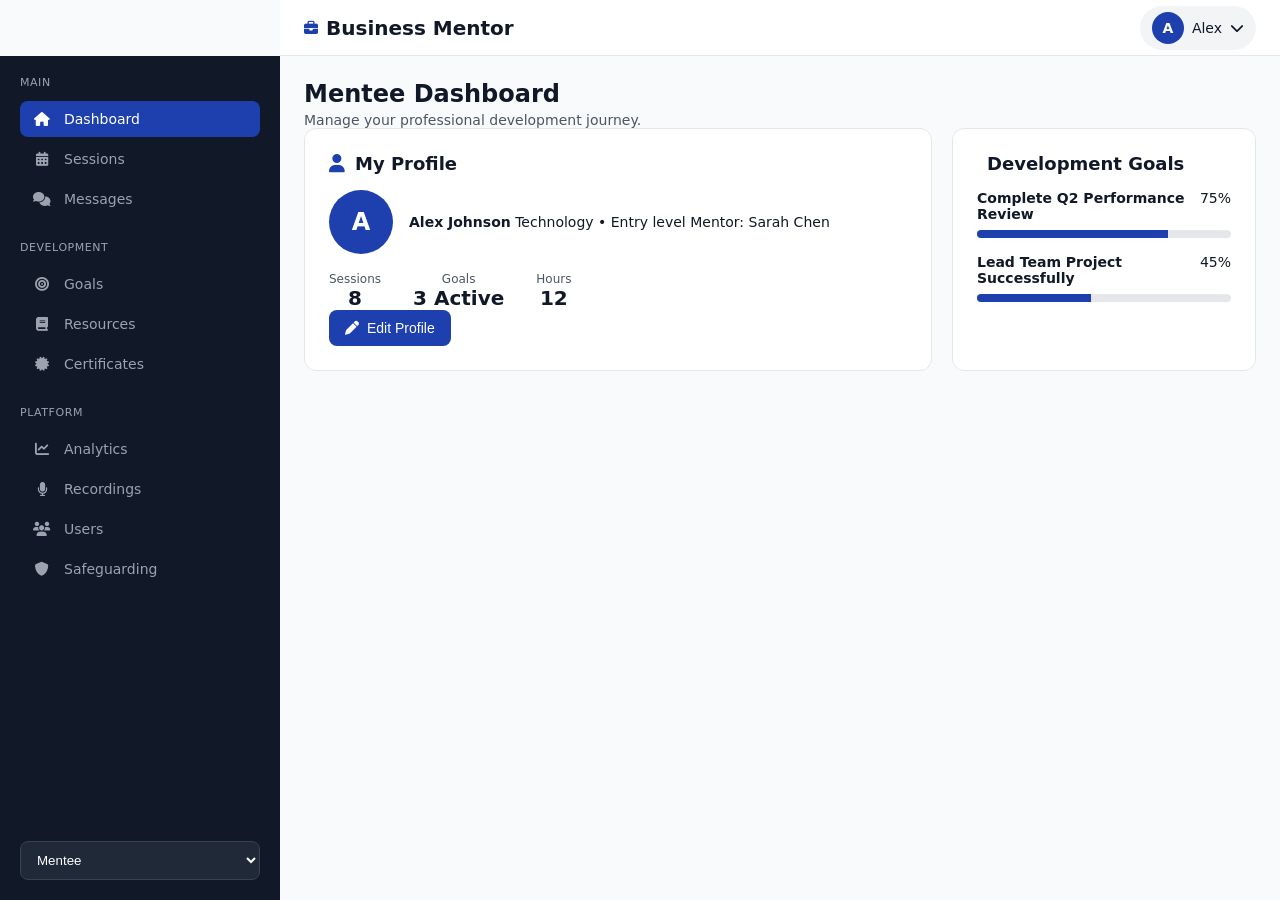
<file: index.html>
<!DOCTYPE html>
<html lang="en">
<head>
    <meta charset="UTF-8">
    <meta name="viewport" content="width=device-width, initial-scale=1.0">
    <title>Business Mentor - Professional Mentorship Platform</title>
    <link rel="stylesheet" href="https://cdnjs.cloudflare.com/ajax/libs/font-awesome/6.5.1/css/all.min.css">
    <link rel="stylesheet" href="style.css">
</head>
<body>
    <div class="app-shell">
        <!-- Header -->
        <header class="app-header">
            <button class="btn btn-login" id="mobileMenuBtn" onclick="toggleMobileMenu()">
                <i class="fa-solid fa-bars"></i>
            </button>
            <div class="header-brand">
                <i class="fa-solid fa-briefcase"></i>
                <h1>Business Mentor</h1>
            </div>
            <div class="header-controls">
                <div class="user-chip" onclick="toggleUserMenu()">
                    <span class="user-avatar" id="headerAvatar">?</span>
                    <span id="headerName">Guest</span>
                    <i class="fa-solid fa-chevron-down"></i>
                </div>
                <div class="user-menu" id="userMenu">
                    <a href="#" onclick="openProfileModal()"><i class="fa-solid fa-user-gear"></i> Profile Settings</a>
                    <a href="login.html"><i class="fa-solid fa-right-to-bracket"></i> Switch User</a>
                </div>
            </div>
        </header>

        <!-- Sidebar -->
        <aside class="app-sidebar" id="sidebar">
            <button class="modal-close" onclick="toggleMobileMenu()" style="margin-bottom: 12px; display: none;"><i class="fa-solid fa-xmark"></i></button>
            <nav class="sidebar-nav">
                <div class="nav-section">
                    <span class="nav-label">Main</span>
                    <a class="nav-link active" data-tab="overview" onclick="switchTab('overview')">
                        <i class="fa-solid fa-home"></i><span>Dashboard</span>
                    </a>
                    <a class="nav-link" data-tab="sessions" onclick="switchTab('sessions')">
                        <i class="fa-solid fa-calendar-days"></i><span>Sessions</span>
                    </a>
                    <a class="nav-link" data-tab="chat" onclick="switchTab('chat')">
                        <i class="fa-solid fa-comments"></i><span>Messages</span>
                    </a>
                </div>

                <div class="nav-section">
                    <span class="nav-label">Development</span>
                    <a class="nav-link" data-tab="goals" onclick="switchTab('goals')">
                        <i class="fa-solid fa-bullseye"></i><span>Goals</span>
                    </a>
                    <a class="nav-link" data-tab="resources" onclick="switchTab('resources')">
                        <i class="fa-solid fa-book"></i><span>Resources</span>
                    </a>
                    <a class="nav-link" data-tab="certificates" onclick="switchTab('certificates')">
                        <i class="fa-solid fa-certificate"></i><span>Certificates</span>
                    </a>
                </div>

                <div class="nav-section">
                    <span class="nav-label">Platform</span>
                    <a class="nav-link" data-tab="analytics" onclick="switchTab('analytics')">
                        <i class="fa-solid fa-chart-line"></i><span>Analytics</span>
                    </a>
                    <a class="nav-link" data-tab="recordings" onclick="switchTab('recordings')">
                        <i class="fa-solid fa-microphone"></i><span>Recordings</span>
                    </a>
                    <a class="nav-link" data-tab="users" onclick="switchTab('users')">
                        <i class="fa-solid fa-users"></i><span>Users</span>
                    </a>
                    <a class="nav-link" data-tab="safeguarding" onclick="switchTab('safeguarding')">
                        <i class="fa-solid fa-shield"></i><span>Safeguarding</span>
                    </a>
                </div>
            </nav>

            <div class="sidebar-footer">
                <select class="role-switcher" id="roleSwitcher" onchange="switchRole(this.value)">
                    <option value="mentee">Mentee</option>
                    <option value="mentor">Mentor</option>
                    <option value="admin">Admin</option>
                    <option value="wellbeing">Wellbeing</option>
                    <option value="supervisor">Supervisor</option>
                </select>
            </div>
        </aside>

        <!-- Main Content -->
        <main class="app-main">
            <div class="main-header">
                <h2 id="pageTitle">Mentee Dashboard</h2>
                <p id="pageDesc">Manage your professional development journey.</p>
            </div>

            <!-- Overview Panel -->
            <section id="panel-overview" class="tab-panel active">
                <div class="dashboard-grid" id="overviewGrid"></div>
            </section>

            <!-- Sessions Panel -->
            <section id="panel-sessions" class="tab-panel">
                <div class="content-card">
                    <h3 class="card-title"><i class="fa-solid fa-calendar-days"></i> Session Management</h3>
                    <p class="card-text">Manage your mentoring sessions and availability.</p>
                    <div id="sessionActions" class="actions-area" style="margin-bottom: 16px; display: flex; gap: 12px;">
                        <button class="btn btn-primary btn-sm" onclick="openNewSessionModal()"><i class="fa-solid fa-plus"></i> New Session</button>
                        <button class="btn btn-secondary btn-sm" onclick="alert('Syncing calendar...')"><i class="fa-solid fa-sync"></i> Sync Calendar</button>
                    </div>
                    
                    <table class="session-table" style="width: 100%; border-collapse: collapse;">
                        <thead>
                            <tr style="border-bottom: 2px solid var(--color-gray-200);">
                                <th style="text-align: left; padding: 8px;">Session</th>
                                <th style="text-align: left; padding: 8px;">Type</th>
                                <th style="text-align: left; padding: 8px;">Date/Time</th>
                                <th style="text-align: left; padding: 8px;">Status</th>
                                <th style="text-align: center; padding: 8px;">Actions</th>
                            </tr>
                        </thead>
                        <tbody id="sessionsList"></tbody>
                    </table>
                </div>
            </section>

            <!-- Chat Panel -->
            <section id="panel-chat" class="tab-panel">
                <div class="content-card chat-card">
                    <div class="chat-header" style="display: flex; justify-content: space-between; margin-bottom: 16px;">
                        <h3 class="card-title" style="margin: 0;"><i class="fa-solid fa-comments"></i> Secure Messages</h3>
                        <button class="btn btn-primary btn-sm" onclick="openGroupChat()"><i class="fa-solid fa-users"></i> New Group Chat</button>
                    </div>
                    <div class="chat-conversations" style="display: flex; gap: 12px; margin-bottom: 16px; flex-wrap: wrap;">
                        <div class="content-card conv-item" data-conv="Sarah Chen" style="flex: 1; min-width: 150px; max-width: 200px; padding: 12px; cursor: pointer; background: var(--color-gray-50);" onclick="switchConversation('Sarah Chen')">
                            <strong>Sarah Chen</strong>
                            <span class="badge badge-success" style="font-size: 10px;">Mentor</span>
                        </div>
                        <div class="content-card conv-item" data-conv="Alex Morgan" style="flex: 1; min-width: 150px; max-width: 200px; padding: 12px; cursor: pointer; background: var(--color-gray-50);" onclick="switchConversation('Alex Morgan')">
                            <strong>Alex Morgan</strong>
                            <span class="badge badge-warning" style="font-size: 10px;">Mentee</span>
                        </div>
                    </div>
                    <div class="chat-messages" id="chatBox">
                        <div class="chat-empty">
                            <i class="fa-solid fa-shield"></i>
                            <p>Secure messaging enabled. External contacts are automatically redacted.</p>
                        </div>
                        <div id="chatSarah" class="chat-conversation" style="display: none;"></div>
                        <div id="chatAlex" class="chat-conversation" style="display: none;"></div>
                        <div id="chatDefault" class="chat-current"></div>
                    </div>
                    <div class="chat-compose">
                        <input type="text" id="chatInput" placeholder="Type a message...">
                        <button class="btn btn-primary" id="sendChatBtn"><i class="fa-solid fa-paper-plane"></i></button>
                    </div>
                </div>
            </section>

            <!-- Goals Panel -->
            <section id="panel-goals" class="tab-panel">
                <div class="dashboard-grid">
                    <div class="content-card">
                        <h3 class="card-title"><i class="fa-solid fa-bullseye"></i> Goal Setting</h3>
                        <div id="goalInterface">
                            <div class="form-group">
                                <input type="text" id="newGoal" placeholder="Add a new goal...">
                                <button class="btn btn-primary btn-sm" onclick="addGoal()">Add Goal</button>
                            </div>
                        </div>
                    </div>
                    <div class="content-card">
                        <h3 class="card-title"><i class="fa-solid fa-chart-line"></i> Progress Tracking</h3>
                        <div id="performanceInterface">
                            <div class="progress-bar" style="margin-bottom: 12px;">
                                <div class="progress-fill" style="width: 68%"></div>
                            </div>
                            <span>Overall Completion: <strong>68%</strong></span>
                        </div>
                    </div>
                </div>
            </section>

            <!-- Resources Panel -->
            <section id="panel-resources" class="tab-panel">
                <div class="content-card">
                    <h3 class="card-title"><i class="fa-solid fa-book"></i> Learning Resources</h3>
                    <div id="resourceActions" style="margin-bottom: 16px; display: flex; gap: 12px;">
                        <button class="btn btn-primary btn-sm" onclick="uploadResource()"><i class="fa-solid fa-upload"></i> Upload Resource</button>
                        <input type="file" id="resourceFile" accept=".pdf,.doc,.docx,.txt" style="display: none;" onchange="handleResourceUpload(event)">
                    </div>
                    <div class="list-container" id="resourcesList"></div>
                </div>
            </section>

            <!-- Certificates Panel -->
            <section id="panel-certificates" class="tab-panel">
                <div class="content-card">
                    <h3 class="card-title"><i class="fa-solid fa-certificate"></i> Certificate Management</h3>
                    <div id="certActions" style="margin-bottom: 16px; display: flex; gap: 12px;">
                        <button class="btn btn-primary btn-sm" onclick="generateCertificate()"><i class="fa-solid fa-plus"></i> Generate Certificate</button>
                    </div>
                    <div class="list-container" id="certificatesList"></div>
                </div>
            </section>

            <!-- Recordings Panel -->
            <section id="panel-recordings" class="tab-panel">
                <div class="content-card">
                    <h3 class="card-title"><i class="fa-solid fa-microphone"></i> Audio Recordings</h3>
                    <div class="list-container" id="recordingsList"></div>
                </div>
            </section>

            <!-- Analytics Panel -->
            <section id="panel-analytics" class="tab-panel">
                <div class="dashboard-grid" id="analyticsGrid">
                    <div class="content-card">
                        <h3 class="card-title"><i class="fa-solid fa-chart-pie"></i> Performance Overview</h3>
                        <div class="stats-grid">
                            <div class="stat-item"><strong>89%</strong><span>Completion</span></div>
                            <div class="stat-item"><strong>42</strong><span>Sessions</span></div>
                            <div class="stat-item"><strong>12</strong><span>Hours</span></div>
                            <div class="stat-item"><strong>3</strong><span>Goals</span></div>
                        </div>
                    </div>
                    <div class="content-card">
                        <h3 class="card-title"><i class="fa-solid fa-chart-column"></i> Session Analytics</h3>
                        <div class="chart-area" id="sessionChart"></div>
                        <button class="btn btn-primary btn-block" onclick="alert('Exporting report...')">
                            <i class="fa-solid fa-download"></i> Export Report
                        </button>
                    </div>
                </div>
            </section>

            <!-- Users Panel -->
            <section id="panel-users" class="tab-panel">
                <div class="content-card">
                    <h3 class="card-title"><i class="fa-solid fa-users"></i> User Management</h3>
                    <div class="filter-bar">
                        <input type="text" placeholder="Search users..." id="userSearch">
                        <select id="userFilter">
                            <option>All Roles</option>
                            <option>Mentees</option>
                            <option>Mentors</option>
                        </select>
                    </div>
                    <div class="list-container" id="usersList"></div>
                </div>
            </section>

            <!-- Safeguarding Panel -->
            <section id="panel-safeguarding" class="tab-panel">
                <div class="content-card safeguarding-card">
                    <h3 class="card-title"><i class="fa-solid fa-shield"></i> Safeguarding Report</h3>
                    <p class="card-text">Submit concerns - immediate DSL notification triggered.</p>
                    <textarea id="safeguardingText" placeholder="Describe the concern in detail..."></textarea>
                    <button class="btn btn-danger" onclick="submitSafeguardingReport()">
                        <i class="fa-solid fa-paper-plane"></i> Submit Report
                    </button>
                </div>
                <div class="content-card" id="dslLogsCard" style="display: none;">
                    <h3 class="card-title alert"><i class="fa-solid fa-file-alt"></i> Audit Logs</h3>
                    <div class="list-container" id="dslAuditLogs"></div>
                </div>
            </section>
        </main>
    </div>

    <!-- Profile Modal -->
    <div id="profileModal" class="modal" onclick="if(event.target===this) closeProfileModal()">
        <div class="modal-box">
            <div class="modal-header">
                <h3><i class="fa-solid fa-user-gear"></i> Profile Settings</h3>
                <button class="modal-close" onclick="closeProfileModal()">&times;</button>
            </div>
            <form id="profileForm">
                <div class="avatar-editor">
                    <div class="avatar-preview" id="avatarPreview">?</div>
                    <label class="avatar-upload">
                        <i class="fa-solid fa-camera"></i> Change Photo
                        <input type="file" accept="image/*" onchange="previewAvatar(event)">
                    </label>
                </div>
                <div class="form-grid">
                    <div class="form-field">
                        <label>Full Name</label>
                        <input type="text" id="profileName" required>
                    </div>
                    <div class="form-field">
                        <label>Email Address</label>
                        <input type="email" id="profileEmail" required>
                    </div>
                    <div class="form-field">
                        <label>Phone Number</label>
                        <input type="tel" id="profilePhone" placeholder="+1 (555) 123-4567">
                    </div>
                    <div class="form-field">
                        <label>Industry</label>
                        <select id="profileIndustry">
                            <option>Technology</option>
                            <option>Marketing</option>
                            <option>Finance</option>
                            <option>Healthcare</option>
                            <option>Operations</option>
                        </select>
                    </div>
                </div>
                <div class="form-section">
                    <label>Notification Preferences</label>
                    <div class="checkbox-list">
                        <label><input type="checkbox" id="notifyInApp"> In-app</label>
                        <label><input type="checkbox" id="notifyEmail"> Email</label>
                        <label><input type="checkbox" id="notifySms"> SMS</label>
                    </div>
                </div>
                <div class="modal-actions">
                    <button type="button" class="btn btn-secondary" onclick="closeProfileModal()">Cancel</button>
                    <button type="submit" class="btn btn-primary">Save Changes</button>
                </div>
            </form>
        </div>
    </div>

    <script src="app.js"></script>
</body>
</html>
</file>
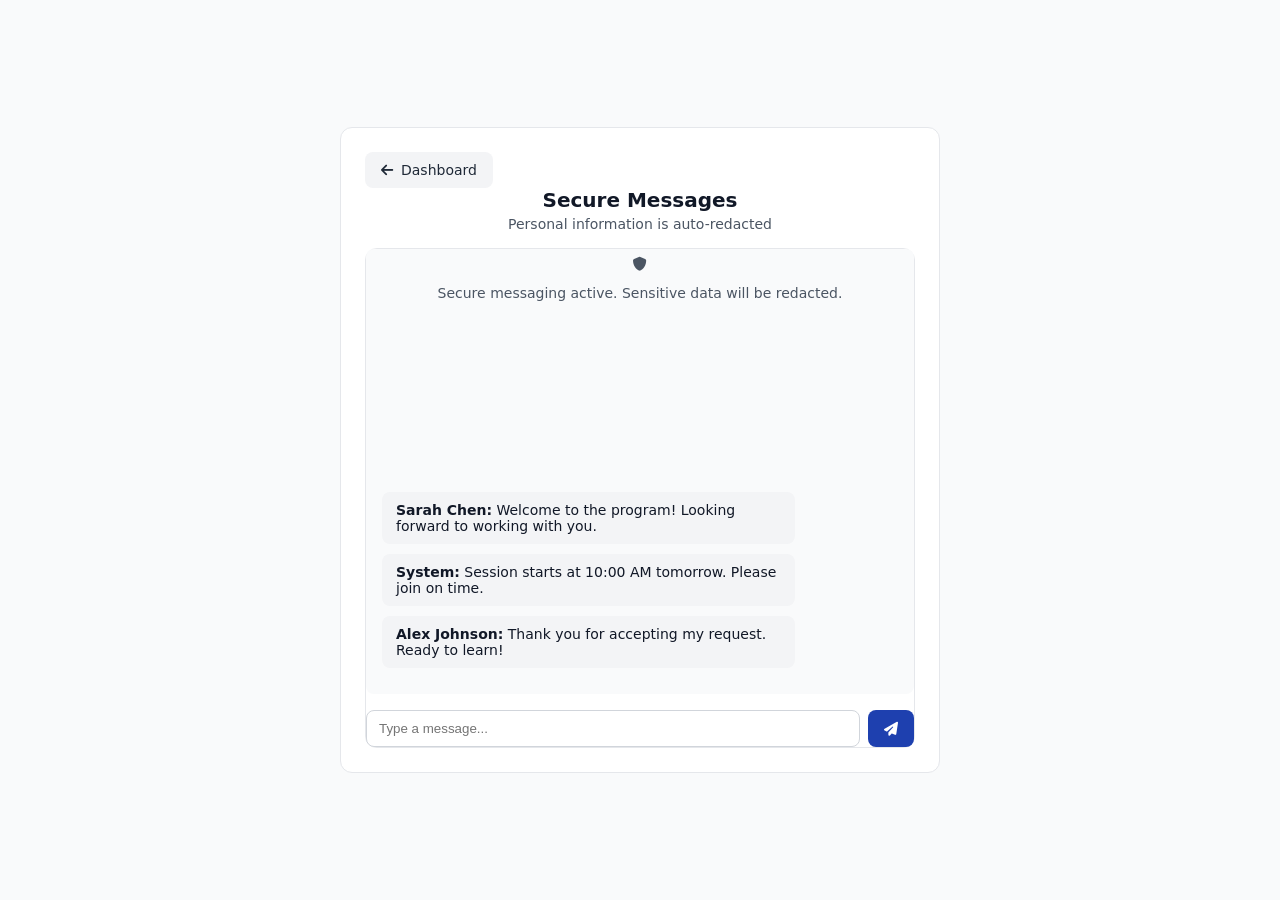
<file: chat.html>
<!DOCTYPE html>
<html lang="en">
<head>
    <meta charset="UTF-8">
    <meta name="viewport" content="width=device-width, initial-scale=1.0">
    <title>Business Mentor - Chat</title>
    <link rel="stylesheet" href="https://cdnjs.cloudflare.com/ajax/libs/font-awesome/6.5.1/css/all.min.css">
    <link rel="stylesheet" href="style.css">
</head>
<body>
    <div class="auth-page">
        <div class="chat-wrapper">
            <header class="chat-header" style="margin-bottom: 16px;">
                <a href="index.html" class="btn btn-login">
                    <i class="fa-solid fa-arrow-left"></i>
                    Dashboard
                </a>
                <div style="text-align: center;">
                    <h2 style="margin: 0; font-size: 20px;">Secure Messages</h2>
                    <p class="card-text" style="margin: 4px 0 0;">Personal information is auto-redacted</p>
                </div>
            </header>

            <div class="card chat-card">
                <div class="chat-messages" id="chatBox">
                    <div class="chat-empty">
                        <i class="fa-solid fa-shield"></i>
                        <p>Secure messaging active. Sensitive data will be redacted.</p>
                    </div>
                </div>

                <div class="chat-input-area">
                    <input type="text" id="chatInput" placeholder="Type a message...">
                    <button class="btn btn-primary" id="sendChatBtn">
                        <i class="fa-solid fa-paper-plane"></i>
                    </button>
                </div>
            </div>
        </div>
    </div>

    <script>
        const chatBox = document.getElementById('chatBox');
        const chatInput = document.getElementById('chatInput');

        document.getElementById('sendChatBtn').addEventListener('click', sendMessage);
        chatInput.addEventListener('keypress', (e) => e.key === 'Enter' && sendMessage());

        // Sample demo messages
        const demoMessages = [
            { sender: 'Sarah Chen', text: 'Welcome to the program! Looking forward to working with you.' },
            { sender: 'System', text: 'Session starts at 10:00 AM tomorrow. Please join on time.' },
            { sender: 'Alex Johnson', text: 'Thank you for accepting my request. Ready to learn!' }
        ];

        // Load initial messages
        demoMessages.forEach(msg => {
            addMessage(msg.sender, msg.text, false);
        });

        function sendMessage() {
            let text = chatInput.value.trim();
            if (!text) return;

            const emailPattern = /[a-zA-Z0-9._%+-]+@[a-zA-Z0-9.-]+\.[a-zA-Z]{2,}/;
            const phonePattern = /(\+?\d{1,4}?[-.\s]?)?\(?\d{3}\)?[-.\s]?\d{3}[-.\s]?\d{4}/;
            const hasSensitive = emailPattern.test(text) || phonePattern.test(text);

            if (hasSensitive) {
                text = "[REDACTED FOR PRIVACY]";
                alert("Sensitive information detected and redacted for privacy protection.");
            }

            addMessage('You', text, true);
            chatInput.value = '';
        }

        function addMessage(sender, text, isSelf) {
            const msgDiv = document.createElement('div');
            msgDiv.className = isSelf ? 'chat-message' : 'session-row';
            msgDiv.style.cssText = isSelf ? 
                'background:var(--color-primary);color:white;padding:10px 14px;border-radius:8px;margin-bottom:10px;margin-left:auto;max-width:80%;' :
                'background:var(--color-gray-100);padding:10px 14px;border-radius:8px;margin-bottom:10px;max-width:80%;';
            msgDiv.innerHTML = `<strong>${sender}:</strong> ${text}`;
            chatBox.appendChild(msgDiv);
            chatBox.scrollTop = chatBox.scrollHeight;
        }
    </script>
</body>
</html>
</file>
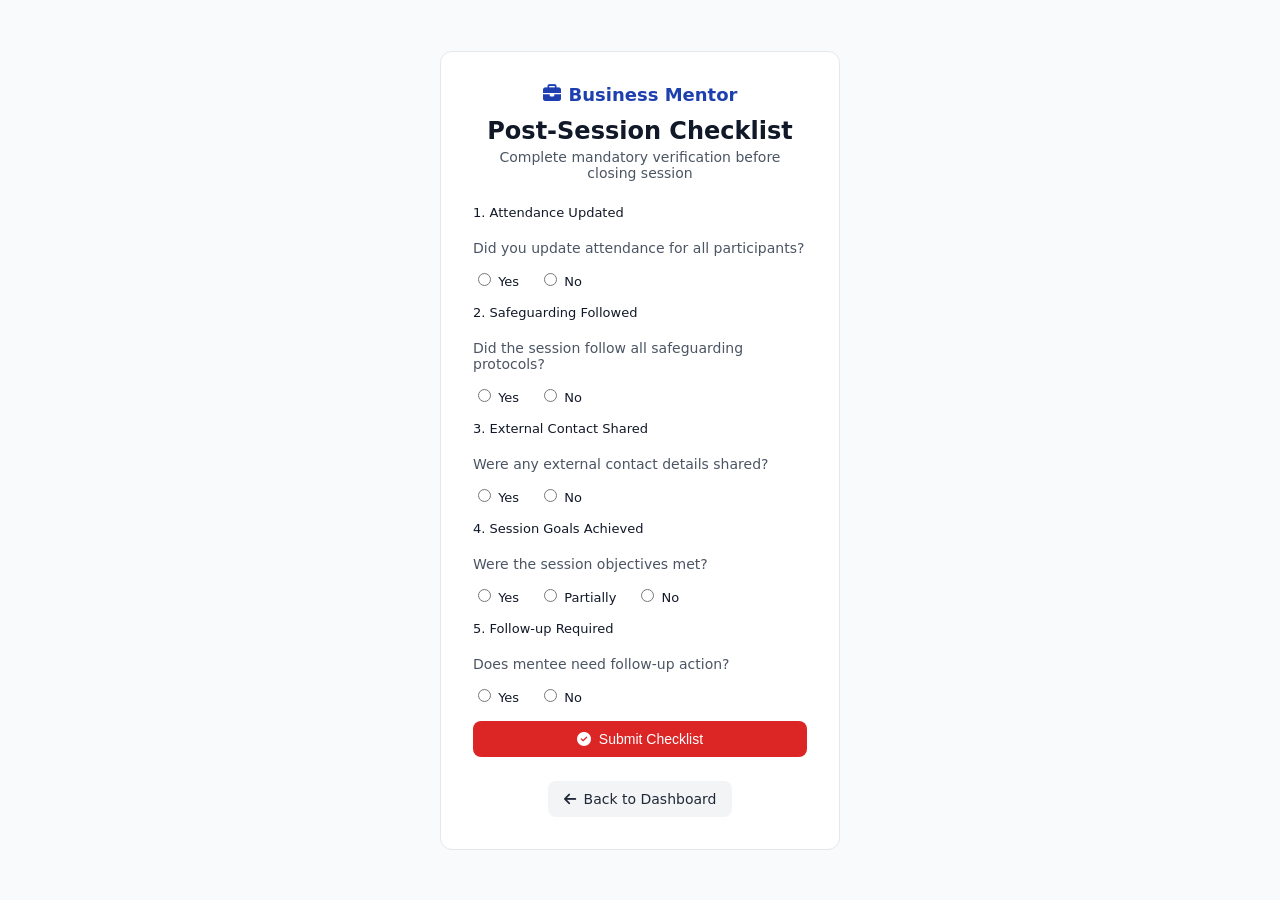
<file: checklist.html>
<!DOCTYPE html>
<html lang="en">
<head>
    <meta charset="UTF-8">
    <meta name="viewport" content="width=device-width, initial-scale=1.0">
    <title>Business Mentor - Session Checklist</title>
    <link rel="stylesheet" href="https://cdnjs.cloudflare.com/ajax/libs/font-awesome/6.5.1/css/all.min.css">
    <link rel="stylesheet" href="style.css">
</head>
<body>
    <div class="auth-page">
        <div class="auth-card">
            <div class="auth-header">
                <div class="brand">
                    <i class="fa-solid fa-briefcase"></i>
                    <span>Business Mentor</span>
                </div>
                <h1>Post-Session Checklist</h1>
                <p class="auth-subtext">Complete mandatory verification before closing session</p>
            </div>

            <form id="checklistForm" class="auth-form">
                <div class="form-group">
                    <label>1. Attendance Updated</label>
                    <p class="card-text" style="margin-bottom: 8px;">Did you update attendance for all participants?</p>
                    <div style="display: flex; gap: 20px;">
                        <label><input type="radio" name="q1" value="yes" required> Yes</label>
                        <label><input type="radio" name="q1" value="no"> No</label>
                    </div>
                </div>

                <div class="form-group">
                    <label>2. Safeguarding Followed</label>
                    <p class="card-text" style="margin-bottom: 8px;">Did the session follow all safeguarding protocols?</p>
                    <div style="display: flex; gap: 20px;">
                        <label><input type="radio" name="q2" value="yes" required> Yes</label>
                        <label><input type="radio" name="q2" value="no"> No</label>
                    </div>
                </div>

                <div class="form-group">
                    <label>3. External Contact Shared</label>
                    <p class="card-text" style="margin-bottom: 8px;">Were any external contact details shared?</p>
                    <div style="display: flex; gap: 20px;">
                        <label><input type="radio" name="q3" value="yes" required> Yes</label>
                        <label><input type="radio" name="q3" value="no"> No</label>
                    </div>
                </div>

                <div class="form-group">
                    <label>4. Session Goals Achieved</label>
                    <p class="card-text" style="margin-bottom: 8px;">Were the session objectives met?</p>
                    <div style="display: flex; gap: 20px;">
                        <label><input type="radio" name="q4" value="yes" required> Yes</label>
                        <label><input type="radio" name="q4" value="partially"> Partially</label>
                        <label><input type="radio" name="q4" value="no"> No</label>
                    </div>
                </div>

                <div class="form-group">
                    <label>5. Follow-up Required</label>
                    <p class="card-text" style="margin-bottom: 8px;">Does mentee need follow-up action?</p>
                    <div style="display: flex; gap: 20px;">
                        <label><input type="radio" name="q5" value="yes" required> Yes</label>
                        <label><input type="radio" name="q5" value="no"> No</label>
                    </div>
                </div>

                <button type="submit" class="btn btn-danger">
                    <i class="fa-solid fa-check-circle"></i>
                    Submit Checklist
                </button>
            </form>

            <div class="auth-footer">
                <a href="index.html" class="btn btn-login">
                    <i class="fa-solid fa-arrow-left"></i>
                    Back to Dashboard
                </a>
            </div>
        </div>
    </div>

    <script>
        document.getElementById('checklistForm').addEventListener('submit', (e) => {
            e.preventDefault();
            const checklist = {
                id: Date.now(),
                q1: document.querySelector('input[name="q1"]:checked').value,
                q2: document.querySelector('input[name="q2"]:checked').value,
                q3: document.querySelector('input[name="q3"]:checked').value,
                q4: document.querySelector('input[name="q4"]:checked').value,
                q5: document.querySelector('input[name="q5"]:checked').value,
                timestamp: new Date().toISOString(),
                session: 'Weekly Leadership Workshop'
            };

            const items = JSON.parse(localStorage.getItem('sessionChecklists') || '[]');
            items.unshift(checklist);
            localStorage.setItem('sessionChecklists', JSON.stringify(items));

            alert('Checklist submitted and archived. Session marked complete.');
            window.location.href = 'index.html';
        });
    </script>
</body>
</html>
</file>
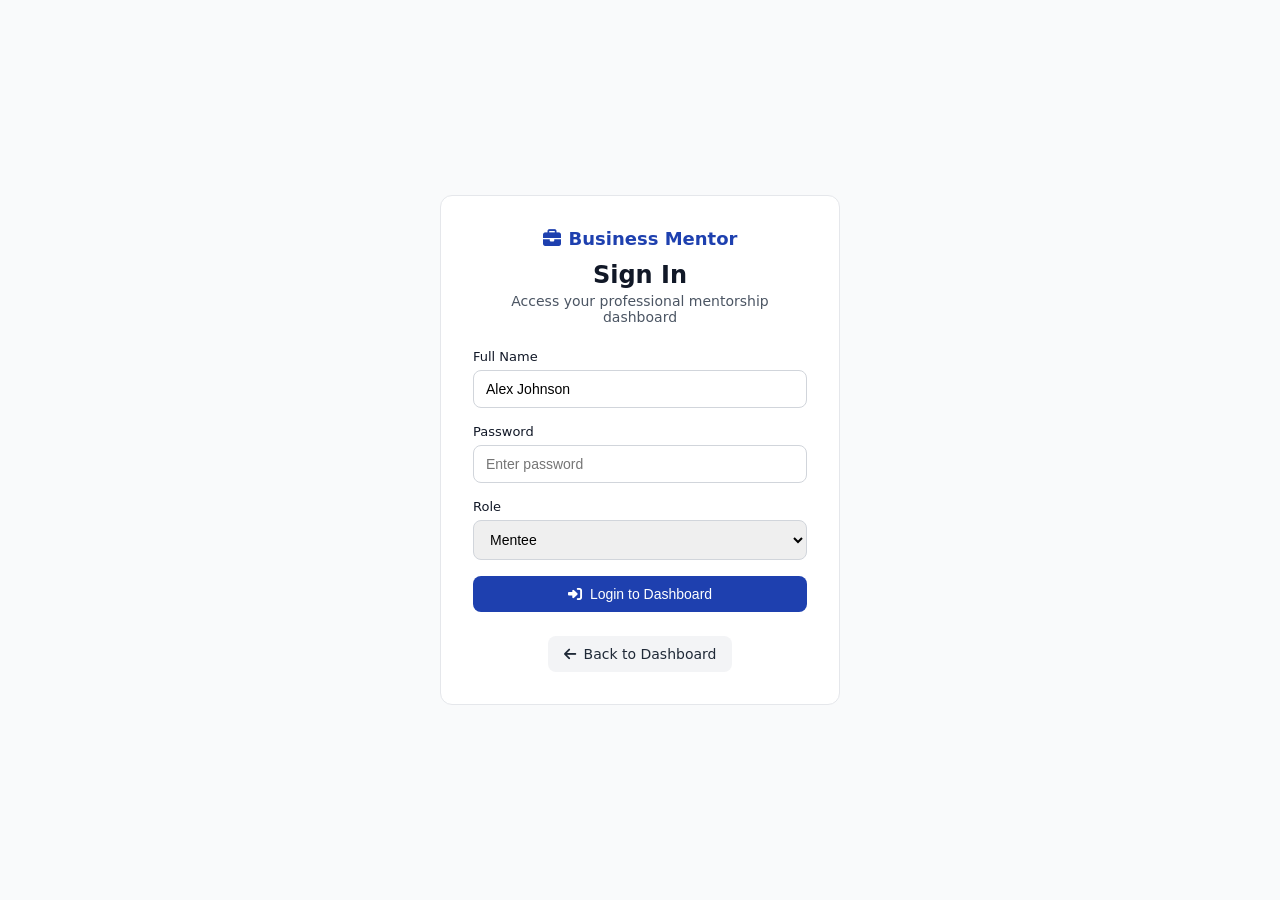
<file: login.html>
<!DOCTYPE html>
<html lang="en">
<head>
    <meta charset="UTF-8">
    <meta name="viewport" content="width=device-width, initial-scale=1.0">
    <title>Business Mentor - Login</title>
    <link rel="stylesheet" href="https://cdnjs.cloudflare.com/ajax/libs/font-awesome/6.5.1/css/all.min.css">
    <link rel="stylesheet" href="style.css">
</head>
<body>
    <div class="auth-page">
        <div class="auth-card">
            <div class="auth-header">
                <div class="brand">
                    <i class="fa-solid fa-briefcase"></i>
                    <span>Business Mentor</span>
                </div>
                <h1>Sign In</h1>
                <p class="auth-subtext">Access your professional mentorship dashboard</p>
            </div>

            <form id="loginForm" class="auth-form">
                <div class="form-group">
                    <label for="userName">Full Name</label>
                    <input id="userName" type="text" placeholder="Alex Johnson" value="Alex Johnson" required>
                </div>
                <div class="form-group">
                    <label for="userPassword">Password</label>
                    <input id="userPassword" type="password" placeholder="Enter password" required>
                </div>
                <div class="form-group">
                    <label for="userRole">Role</label>
                    <select id="userRole">
                        <option value="mentee">Mentee</option>
                        <option value="mentor">Mentor</option>
                        <option value="admin">Admin</option>
                        <option value="wellbeing">Wellbeing</option>
                        <option value="supervisor">Supervisor</option>
                    </select>
                </div>
                <button type="submit" class="btn btn-primary">
                    <i class="fa-solid fa-right-to-bracket"></i>
                    Login to Dashboard
                </button>
            </form>

            <div class="auth-footer">
                <a href="index.html" class="btn btn-login">
                    <i class="fa-solid fa-arrow-left"></i>
                    Back to Dashboard
                </a>
            </div>
        </div>
    </div>

    <script>
        const storedUser = JSON.parse(localStorage.getItem('mm_currentUser') || 'null');
        if (storedUser) {
            document.getElementById('userName').value = storedUser.name || 'Alex Johnson';
            document.getElementById('userRole').value = storedUser.role || 'mentee';
        }

        document.getElementById('loginForm').addEventListener('submit', (e) => {
            e.preventDefault();
            const name = document.getElementById('userName').value.trim();
            const password = document.getElementById('userPassword').value;
            const role = document.getElementById('userRole').value;
            
            if (!name) return alert('Please enter your name.');
            if (!password) return alert('Please enter your password.');
            
            // Check registrations for password verification
            const registrations = JSON.parse(localStorage.getItem('mm_registrations') || '[]');
            const regUser = registrations.find(r => r.name === name && r.role === role);
            if (regUser && regUser.password !== password) {
                return alert('Invalid password.');
            }
            
            const user = { 
                name, 
                role,
                email: role === 'mentee' ? 'alex.johnson@company.com' : 'sarah.chen@mentor.com',
                industry: 'Technology',
                level: role === 'mentee' ? 'Entry' : 'Senior',
                mentor: role === 'mentee' ? 'Sarah Chen' : null
            };
            localStorage.setItem('mm_currentUser', JSON.stringify(user));
            alert(`Welcome, ${name}! Logged in as ${role}.`);
            window.location.href = 'index.html';
        });
    </script>
</body>
</html>
</file>
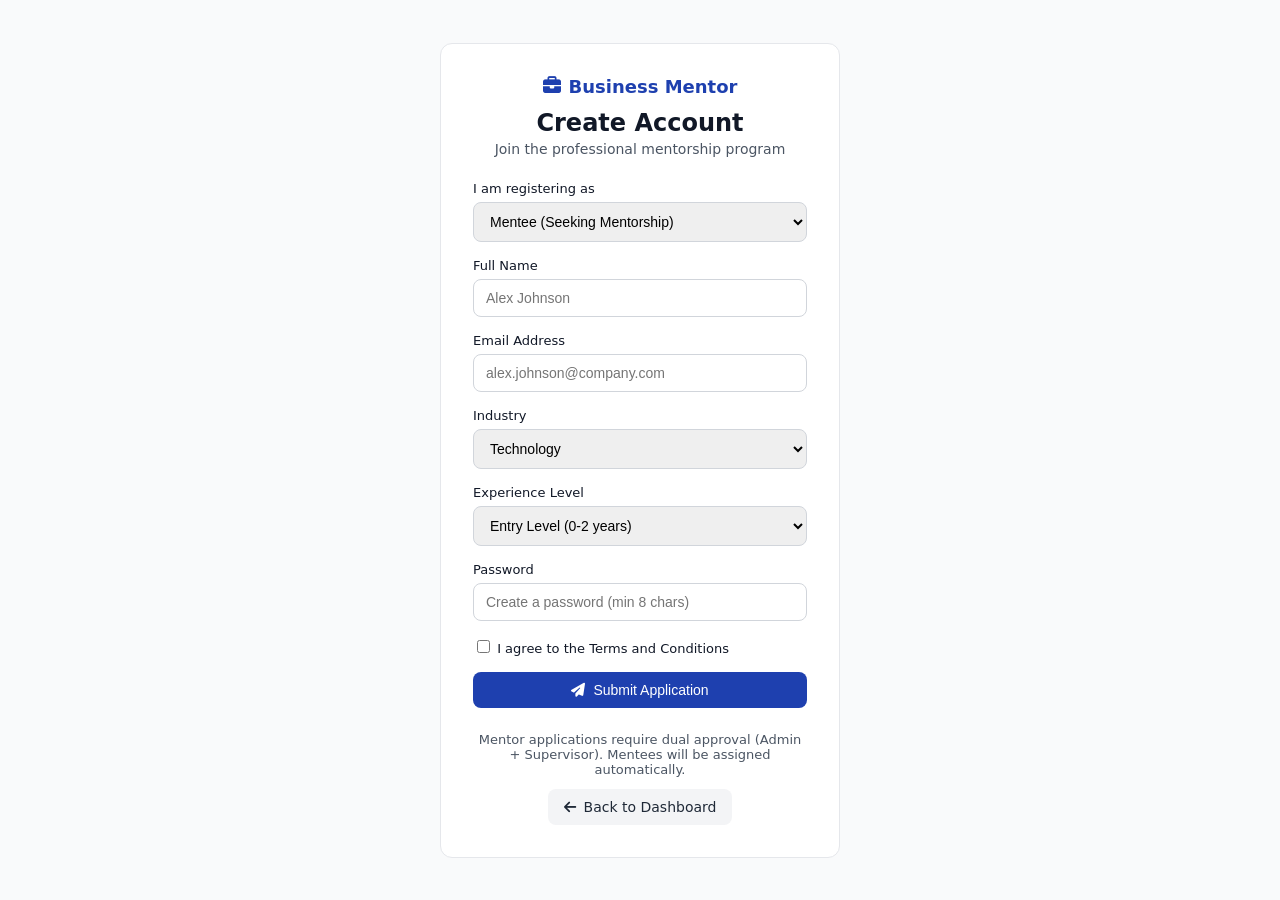
<file: register.html>
<!DOCTYPE html>
<html lang="en">
<head>
    <meta charset="UTF-8">
    <meta name="viewport" content="width=device-width, initial-scale=1.0">
    <title>Business Mentor - Register</title>
    <link rel="stylesheet" href="https://cdnjs.cloudflare.com/ajax/libs/font-awesome/6.5.1/css/all.min.css">
    <link rel="stylesheet" href="style.css">
</head>
<body>
    <div class="auth-page">
        <div class="auth-card">
            <div class="auth-header">
                <div class="brand">
                    <i class="fa-solid fa-briefcase"></i>
                    <span>Business Mentor</span>
                </div>
                <h1>Create Account</h1>
                <p class="auth-subtext">Join the professional mentorship program</p>
            </div>

            <form id="registrationForm" class="auth-form">
                <div class="form-group">
                    <label for="regRole">I am registering as</label>
                    <select id="regRole" required>
                        <option value="mentee">Mentee (Seeking Mentorship)</option>
                        <option value="mentor">Mentor (Providing Mentorship)</option>
                    </select>
                </div>

                <div class="form-group">
                    <label for="regName">Full Name</label>
                    <input type="text" id="regName" required placeholder="Alex Johnson">
                </div>

                <div class="form-group">
                    <label for="regEmail">Email Address</label>
                    <input type="email" id="regEmail" required placeholder="alex.johnson@company.com">
                </div>

                <div class="form-group">
                    <label for="regIndustry">Industry</label>
                    <select id="regIndustry" required>
                        <option value="technology">Technology</option>
                        <option value="marketing">Marketing</option>
                        <option value="finance">Finance</option>
                        <option value="healthcare">Healthcare</option>
                        <option value="operations">Operations</option>
                    </select>
                </div>

                <div class="form-group">
                    <label for="regLevel">Experience Level</label>
                    <select id="regLevel" required>
                        <option value="entry">Entry Level (0-2 years)</option>
                        <option value="mid">Mid Level (2-5 years)</option>
                        <option value="senior">Senior Level (5+ years)</option>
                    </select>
                </div>

<div class="form-group">
                        <label for="regPassword">Password</label>
                        <input type="password" id="regPassword" required placeholder="Create a password (min 8 chars)">
                    </div>

                    <div class="form-group">
                        <label>
                            <input type="checkbox" id="regTerms" required> I agree to the Terms and Conditions
                        </label>
                    </div>

                <button type="submit" class="btn btn-primary">
                    <i class="fa-solid fa-paper-plane"></i>
                    Submit Application
                </button>
            </form>

            <div class="auth-footer">
                <p class="card-text" style="margin-bottom: 12px; font-size: 13px;">
                    Mentor applications require dual approval (Admin + Supervisor). Mentees will be assigned automatically.
                </p>
                <a href="index.html" class="btn btn-login">
                    <i class="fa-solid fa-arrow-left"></i>
                    Back to Dashboard
                </a>
            </div>
        </div>
    </div>

<script>
        document.getElementById('registrationForm').addEventListener('submit', (e) => {
            e.preventDefault();
            
            const password = document.getElementById('regPassword').value;
            if (password && password.length < 8) {
                return alert('Password must be at least 8 characters.');
            }
            
            const registration = {
                id: Date.now(),
                role: document.getElementById('regRole').value,
                name: document.getElementById('regName').value.trim(),
                email: document.getElementById('regEmail').value.trim(),
                industry: document.getElementById('regIndustry').value,
                level: document.getElementById('regLevel').value,
                status: 'pending',
                password: password
            };

            const registrations = JSON.parse(localStorage.getItem('mm_registrations') || '[]');
            registrations.push(registration);
            localStorage.setItem('mm_registrations', JSON.stringify(registrations));

            alert('Application submitted! You will receive email notification upon approval.');
            window.location.href = 'index.html';
        });
    </script>
</body>
</html>
</file>
<file: style.css>
/* Business Mentor - Professional Business Mentorship Platform */

:root {
    --color-primary: #1e40af;
    --color-primary-dark: #1e3a8a;
    --color-success: #059669;
    --color-danger: #dc2626;
    --color-warning: #d97706;
    --color-gray-50: #f9fafb;
    --color-gray-100: #f3f4f6;
    --color-gray-200: #e5e7eb;
    --color-gray-300: #d1d5db;
    --color-gray-400: #9ca3af;
    --color-gray-600: #4b5563;
    --color-gray-800: #1f2937;
    --color-gray-900: #111827;
    --radius: 8px;
    --radius-lg: 12px;
    --shadow-sm: 0 1px 2px 0 rgb(0 0 0 / 0.05);
    --shadow-md: 0 4px 6px -1px rgb(0 0 0 / 0.1), 0 2px 4px -2px rgb(0 0 0 / 0.1);
    --shadow-lg: 0 10px 15px -3px rgb(0 0 0 / 0.1), 0 4px 6px -4px rgb(0 0 0 / 0.1);
}

* {
    box-sizing: border-box;
}

body {
    margin: 0;
    font-family: Inter, system-ui, -apple-system, BlinkMacSystemFont, "Segoe UI", Roboto, sans-serif;
    background: var(--color-gray-50);
    color: var(--color-gray-900);
    font-size: 14px;
}

a {
    color: inherit;
    text-decoration: none;
}

/* Header */
.app-header {
    position: fixed;
    top: 0;
    left: 0;
    right: 0;
    height: 56px;
    background: white;
    border-bottom: 1px solid var(--color-gray-200);
    display: flex;
    justify-content: space-between;
    align-items: center;
    padding: 0 24px;
    z-index: 100;
}

.header-brand {
    display: flex;
    align-items: center;
    gap: 8px;
    font-weight: 600;
}

.header-brand i {
    color: var(--color-primary);
}

.header-brand h1 {
    margin: 0;
    font-size: 20px;
}

@media (max-width: 768px) {
    .header-brand h1 {
        font-size: 16px;
    }
}

.header-controls {
    display: flex;
    align-items: center;
    gap: 12px;
}

#mobileMenuBtn {
    display: none;
}

@media (max-width: 1023px) {
    #mobileMenuBtn {
        display: inline-flex !important;
    }
}

.user-chip {
    display: flex;
    align-items: center;
    gap: 8px;
    padding: 6px 12px;
    background: var(--color-gray-100);
    border-radius: 999px;
    cursor: pointer;
}

.user-avatar {
    width: 32px;
    height: 32px;
    background: var(--color-primary);
    border-radius: 50%;
    display: flex;
    align-items: center;
    justify-content: center;
    font-size: 14px;
    font-weight: 600;
    color: white;
    flex-shrink: 0;
}

@media (max-width: 768px) {
    .user-avatar {
        width: 28px;
        height: 28px;
        font-size: 12px;
    }
}

.user-menu {
    position: absolute;
    top: 120%;
    right: 0;
    background: white;
    border: 1px solid var(--color-gray-200);
    border-radius: var(--radius);
    box-shadow: var(--shadow-lg);
    min-width: 180px;
    display: none;
    z-index: 10;
}

.user-menu a {
    display: flex;
    align-items: center;
    gap: 8px;
    padding: 10px 16px;
}

.user-menu a:hover {
    background: var(--color-gray-50);
}

/* App Shell */
.app-shell {
    display: flex;
    min-height: 100vh;
    padding-top: 56px;
}

/* Sidebar */
.app-sidebar {
    position: fixed;
    top: 56px;
    left: 0;
    width: 280px;
    bottom: 0;
    background: var(--color-gray-900);
    color: white;
    padding: 20px;
    display: flex;
    flex-direction: column;
    gap: 24px;
    overflow-y: auto;
}

.sidebar-nav {
    flex: 1;
}

.nav-section {
    margin-bottom: 24px;
}

.nav-label {
    font-size: 11px;
    text-transform: uppercase;
    letter-spacing: 0.05em;
    color: var(--color-gray-400);
    margin-bottom: 12px;
    display: block;
}

.nav-link {
    display: flex;
    align-items: center;
    gap: 12px;
    padding: 10px 12px;
    border-radius: var(--radius);
    color: var(--color-gray-400);
    cursor: pointer;
    margin-bottom: 4px;
}

.nav-link:hover,
.nav-link.active {
    background: var(--color-primary);
    color: white;
}

.nav-link i {
    width: 20px;
    text-align: center;
}

.sidebar-footer {
    margin-top: auto;
}

.role-switcher {
    width: 100%;
    padding: 10px 12px;
    border-radius: var(--radius);
    border: 1px solid #374151;
    background: var(--color-gray-800);
    color: white;
    cursor: pointer;
}

/* Main Content */
.app-main {
    flex: 1;
    margin-left: 280px;
    padding: 24px;
}

.main-header h2 {
    margin: 0 0 4px;
    font-size: 24px;
}

.main-header p {
    margin: 0;
    color: var(--color-gray-600);
}

.tab-panel {
    display: none;
}

.tab-panel.active {
    display: block;
}

.content-card {
    background: white;
    border-radius: var(--radius-lg);
    padding: 24px;
    border: 1px solid var(--color-gray-200);
    margin-bottom: 24px;
}

.card-title {
    display: flex;
    align-items: center;
    gap: 10px;
    margin: 0 0 16px;
    font-size: 18px;
    font-weight: 600;
}

.card-title i {
    color: var(--color-primary);
}

.card-text {
    color: var(--color-gray-600);
    margin-bottom: 16px;
}

.dashboard-grid {
    display: grid;
    grid-template-columns: repeat(auto-fit, minmax(280px, 1fr));
    gap: 20px;
}

/* Profile Overview */
.profile-card {
    grid-column: span 2;
}

.profile-head {
    display: flex;
    align-items: center;
    gap: 16px;
    margin-bottom: 16px;
}

.profile-avatar {
    width: 64px;
    height: 64px;
    min-width: 64px;
    min-height: 64px;
    background: var(--color-primary);
    border-radius: 50%;
    display: flex;
    align-items: center;
    justify-content: center;
    font-size: 24px;
    font-weight: 600;
    color: white;
}

@media (max-width: 768px) {
    .profile-avatar {
        width: 56px;
        height: 56px;
        min-width: 56px;
        min-height: 56px;
        font-size: 20px;
    }
}

.profile-stats {
    display: flex;
    gap: 32px;
}

.profile-stats div {
    text-align: center;
}

.profile-stats div span {
    font-size: 12px;
    color: var(--color-gray-600);
}

.profile-stats div strong {
    display: block;
    font-size: 20px;
}

/* Stats */
.stats-grid {
    display: grid;
    grid-template-columns: repeat(4, 1fr);
    gap: 12px;
}

.stat-item {
    background: var(--color-gray-50);
    padding: 16px;
    border-radius: var(--radius);
    text-align: center;
}

.stat-item strong {
    display: block;
    font-size: 24px;
    font-weight: 600;
}

.stat-item span {
    font-size: 11px;
    color: var(--color-gray-600);
    text-transform: uppercase;
}

/* Buttons */
.btn {
    display: inline-flex;
    align-items: center;
    justify-content: center;
    gap: 8px;
    padding: 10px 16px;
    border-radius: var(--radius);
    border: none;
    font-weight: 500;
    cursor: pointer;
    font-size: 14px;
}

.btn:hover {
    opacity: 0.9;
}

.btn-primary {
    background: var(--color-primary);
    color: white;
}

.btn-secondary {
    background: var(--color-gray-200);
    color: var(--color-gray-800);
}

.btn-success {
    background: var(--color-success);
    color: white;
}

.btn-danger {
    background: var(--color-danger);
    color: white;
}

.btn-block {
    width: 100%;
}

.btn-sm {
    padding: 6px 12px;
    font-size: 13px;
}

/* Lists */
.list-container {
    margin-top: 16px;
}

.list-item {
    display: flex;
    justify-content: space-between;
    align-items: center;
    padding: 12px 0;
    border-bottom: 1px solid var(--color-gray-200);
}

.list-item:last-child {
    border-bottom: none;
}

.list-item div strong {
    display: block;
}

.list-item div span {
    font-size: 13px;
    color: var(--color-gray-600);
}

/* Forms */
.form-grid {
    display: grid;
    grid-template-columns: 1fr 1fr;
    gap: 16px;
}

.form-field {
    display: flex;
    flex-direction: column;
    gap: 6px;
}

.form-field label {
    font-size: 13px;
    font-weight: 500;
}

.form-field input,
.form-field select,
.form-field textarea {
    padding: 10px 12px;
    border: 1px solid var(--color-gray-300);
    border-radius: var(--radius);
    font-size: 14px;
}

.form-section {
    margin: 20px 0;
}

.checkbox-list {
    display: flex;
    flex-direction: column;
    gap: 8px;
    margin-top: 8px;
}

.checkbox-list label {
    display: flex;
    align-items: center;
    gap: 8px;
    font-size: 14px;
}

.filter-bar {
    display: flex;
    gap: 12px;
    margin-bottom: 16px;
}

.filter-bar input {
    flex: 1;
    padding: 10px 12px;
    border: 1px solid var(--color-gray-300);
    border-radius: var(--radius);
}

.filter-bar select {
    padding: 10px 12px;
    border: 1px solid var(--color-gray-300);
    border-radius: var(--radius);
}

/* Chat */
.chat-card {
    display: flex;
    flex-direction: column;
    height: 500px;
}

.chat-messages {
    flex: 1;
    background: var(--color-gray-50);
    border-radius: var(--radius);
    padding: 16px;
    margin-bottom: 16px;
    overflow-y: auto;
}

.chat-empty {
    display: flex;
    flex-direction: column;
    align-items: center;
    justify-content: center;
    height: 100%;
    color: var(--color-gray-600);
}

.chat-compose {
    display: flex;
    gap: 8px;
}

.chat-compose input {
    flex: 1;
    padding: 10px 12px;
    border: 1px solid var(--color-gray-300);
    border-radius: var(--radius);
}

/* Safeguarding */
.safeguarding-card {
    background: #fef2f2;
    border-left: 4px solid var(--color-danger);
}

.safeguarding-card .card-title {
    color: var(--color-danger);
}

#safeguardingText {
    width: 100%;
    min-height: 120px;
    padding: 12px;
    border: 1px solid #fecaca;
    border-radius: var(--radius);
    background: white;
    margin-bottom: 16px;
    resize: vertical;
}

/* Modal */
.modal {
    position: fixed;
    top: 0;
    left: 0;
    right: 0;
    bottom: 0;
    background: rgba(0, 0, 0, 0.5);
    display: none;
    align-items: center;
    justify-content: center;
    z-index: 200;
}

.modal.active {
    display: flex;
}

.modal-box {
    background: white;
    border-radius: var(--radius-lg);
    width: 90%;
    max-width: 500px;
    max-height: 85vh;
    overflow-y: auto;
    padding: 24px;
}

.modal-header {
    display: flex;
    justify-content: space-between;
    align-items: center;
    margin-bottom: 20px;
}

.modal-header h3 {
    margin: 0;
    display: flex;
    align-items: center;
    gap: 8px;
}

.modal-close {
    background: none;
    border: none;
    font-size: 24px;
    cursor: pointer;
    color: var(--color-gray-600);
}

.avatar-editor {
    text-align: center;
    margin-bottom: 24px;
}

.avatar-preview {
    width: 80px;
    height: 80px;
    background: var(--color-primary);
    border-radius: 50%;
    margin: 0 auto 12px;
    display: flex;
    align-items: center;
    justify-content: center;
    font-size: 28px;
    font-weight: 600;
    color: white;
}

.avatar-upload {
    display: inline-flex;
    align-items: center;
    gap: 6px;
    color: var(--color-primary);
    cursor: pointer;
    font-size: 14px;
}

.avatar-upload input {
    display: none;
}

.modal-actions {
    display: flex;
    gap: 12px;
    justify-content: flex-end;
    margin-top: 24px;
}

/* Goals */
.goal-item {
    margin-bottom: 16px;
}

.goal-header {
    display: flex;
    justify-content: space-between;
    margin-bottom: 8px;
}

.progress-bar {
    height: 8px;
    background: var(--color-gray-200);
    border-radius: 4px;
    overflow: hidden;
}

.progress-fill {
    height: 100%;
    background: var(--color-primary);
}

/* Auth Pages */
.auth-page {
    min-height: 100vh;
    display: flex;
    align-items: center;
    justify-content: center;
    background: var(--color-gray-50);
    padding: 20px;
}

.auth-card {
    background: white;
    border-radius: var(--radius-lg);
    padding: 32px;
    border: 1px solid var(--color-gray-200);
    width: 100%;
    max-width: 400px;
}

.auth-header {
    text-align: center;
    margin-bottom: 24px;
}

.auth-header h1 {
    margin: 12px 0 4px;
    font-size: 24px;
}

.auth-subtext {
    color: var(--color-gray-600);
    margin: 0;
}

.brand {
    display: inline-flex;
    align-items: center;
    gap: 8px;
    color: var(--color-primary);
    font-weight: 600;
    font-size: 18px;
}

.auth-form {
    display: flex;
    flex-direction: column;
    gap: 16px;
}

.form-group {
    display: flex;
    flex-direction: column;
    gap: 6px;
}

.form-group label {
    font-size: 13px;
    font-weight: 500;
}

.form-group input,
.form-group select {
    padding: 10px 12px;
    border: 1px solid var(--color-gray-300);
    border-radius: var(--radius);
    font-size: 14px;
}

.auth-footer {
    margin-top: 24px;
    text-align: center;
}

.btn-login {
    background: var(--color-gray-100);
    color: var(--color-gray-800);
}

/* Chat Wrapper */
.chat-wrapper {
    background: white;
    border-radius: var(--radius-lg);
    padding: 24px;
    border: 1px solid var(--color-gray-200);
    width: 100%;
    max-width: 600px;
}

.chat-input-area {
    display: flex;
    gap: 8px;
}

.chat-input-area input {
    flex: 1;
    padding: 10px 12px;
    border: 1px solid var(--color-gray-300);
    border-radius: var(--radius);
}

.chat-message {
    background: var(--color-primary);
    color: white;
    padding: 10px 14px;
    border-radius: var(--radius);
    margin-bottom: 10px;
    margin-left: auto;
    max-width: 80%;
}

.session-row {
    background: var(--color-gray-100);
    padding: 10px 14px;
    border-radius: var(--radius);
    margin-bottom: 10px;
    max-width: 80%;
}

/* Charts */
.chart-area {
    height: 120px;
    display: flex;
    align-items: flex-end;
    justify-content: center;
    gap: 12px;
    margin-bottom: 16px;
}

.bar {
    width: 32px;
    background: var(--color-primary);
    border-radius: 4px 4px 0 0;
}

.bar span {
    font-size: 10px;
    text-align: center;
    display: block;
    color: var(--color-gray-600);
}

/* Badges */
.badge {
    padding: 4px 12px;
    border-radius: 999px;
    font-size: 12px;
}

.badge-success { background: #dcfce7; color: #166534; }
.badge-warning { background: #fef3c7; color: #92400e; }
.badge-default { background: var(--color-gray-100); color: var(--color-gray-800); }

.card {
    background: white;
    border-radius: var(--radius-lg);
    border: 1px solid var(--color-gray-200);
}

/* Responsive */
@media (min-width: 1024px) {
    .app-header {
        left: 280px;
    }
    .app-sidebar {
        display: flex;
    }
}

@media (max-width: 1023px) {
    .app-header {
        left: 0;
    }
    .app-sidebar {
        display: none;
    }
    .app-sidebar.mobile-open {
        display: flex;
        position: fixed;
        top: 56px;
        left: 0;
        width: 280px;
        bottom: 0;
        z-index: 150;
    }
    .app-sidebar.mobile-open::before {
        content: '';
        position: fixed;
        top: 0;
        left: 0;
        right: 0;
        bottom: 0;
        background: rgba(0,0,0,0.5);
        z-index: -1;
    }
    .app-main {
        margin-left: 0;
    }
    .profile-card {
        grid-column: span 1;
    }
    .stats-grid {
        grid-template-columns: repeat(2, 1fr);
    }
    #mobileMenuBtn {
        display: inline-flex !important;
    }
}

@media (max-width: 768px) {
    .form-grid {
        grid-template-columns: 1fr;
    }
    .dashboard-grid {
        grid-template-columns: 1fr;
    }
}

.app-sidebar.mobile-open .modal-close {
    display: block !important;
}
</file>
